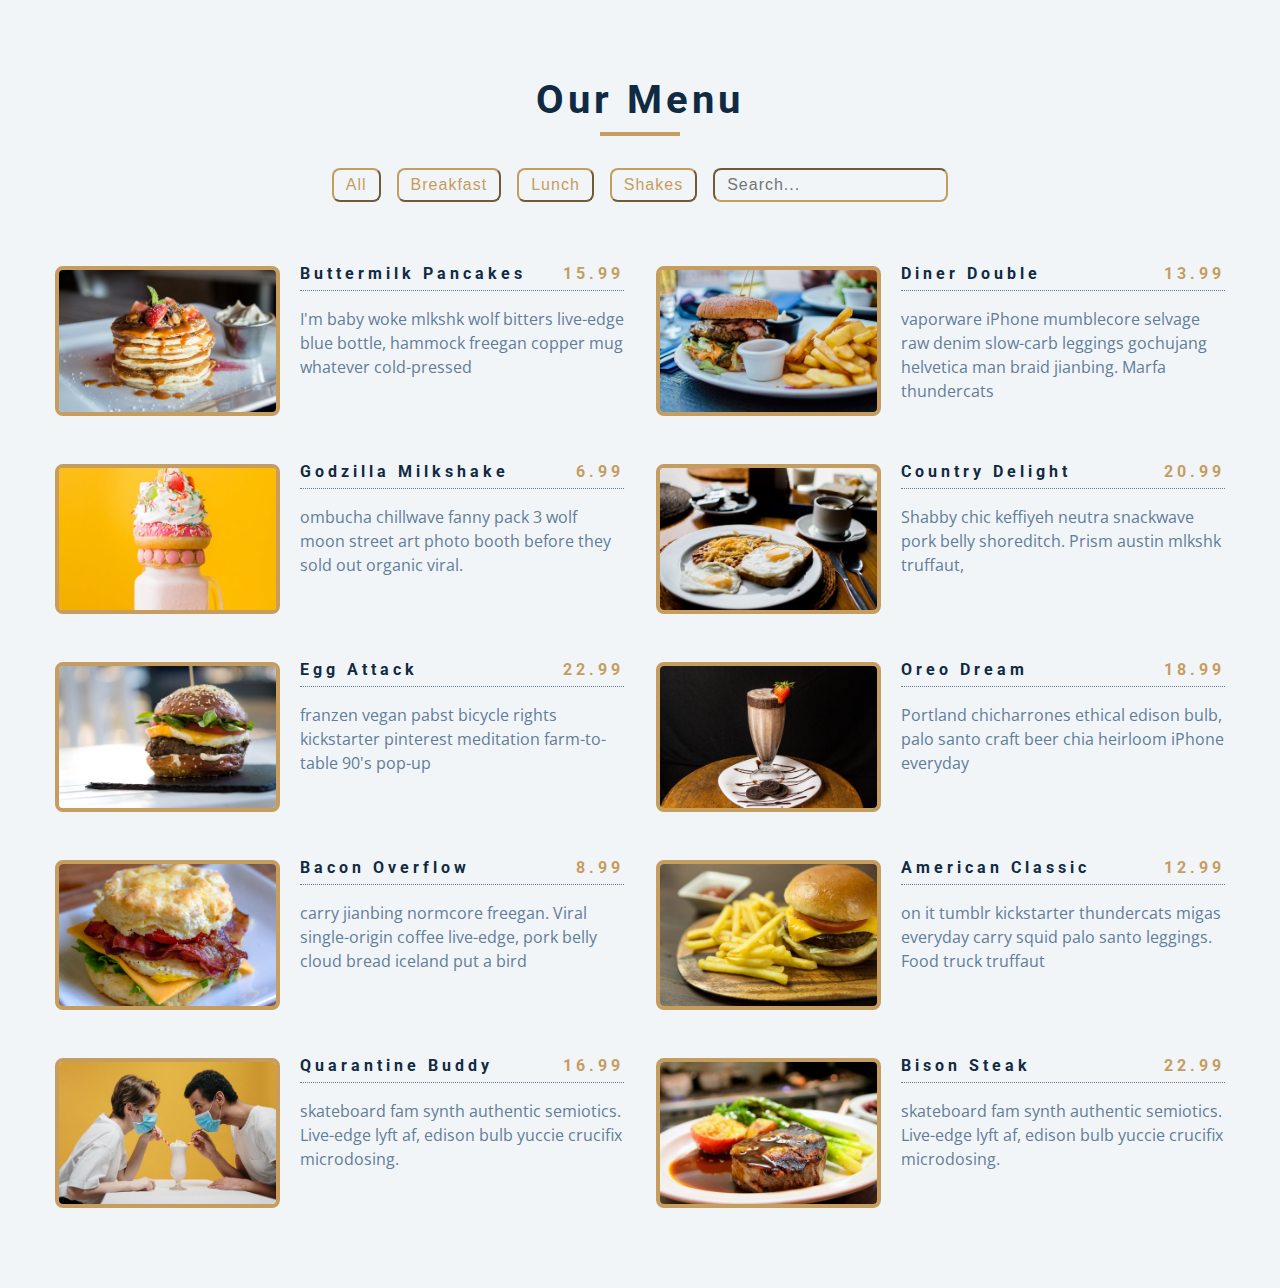
<file: index.html>
<!DOCTYPE html>
<html lang="en">
  <head>
    <meta charset="UTF-8" />
    <meta name="viewport" content="width=device-width, initial-scale=1.0" />
    <title>Starter</title>
    <!-- font-awesome -->
    <link
      rel="stylesheet"
      href="https://cdnjs.cloudflare.com/ajax/libs/font-awesome/5.14.0/css/all.min.css"
    />
    <!-- styles -->
    <link rel="stylesheet" href="styles.css" />
  </head>
  <body>
    <section class="menu">
      <!-- title -->
      <div class="title">
        <h2>our menu</h2>
        <div class="underline"></div>
      </div>
      <!-- filter buttons -->
      <div class="btn-container">
        <button type="button" class="filter-btn" data-id="all">all</button>
          <button type="button" class="filter-btn" data-id="breakfast">
            breakfast
          </button>
          <button type="button" class="filter-btn" data-id="lunch">lunch</button>
          <button type="button" class="filter-btn" data-id="shakes">
            shakes
          </button>
          <input type="search" placeholder="Search..."/>
      </div>
      <!-- menu items -->
      <div class="section-center">
       
      </div>
    </section>
    <!-- javascript -->
    <script type="module" src="./app.js"></script>
  </body>
</html>
</file>
<file: styles.css>
/*
=============== 
Fonts
===============
*/
@import url("https://fonts.googleapis.com/css?family=Open+Sans|Roboto:400,700&display=swap");

/*
=============== 
Variables
===============
*/

:root {
  /* dark shades of primary color*/
  --clr-primary-1: hsl(205, 86%, 17%);
  --clr-primary-2: hsl(205, 77%, 27%);
  --clr-primary-3: hsl(205, 72%, 37%);
  --clr-primary-4: hsl(205, 63%, 48%);
  /* primary/main color */
  --clr-primary-5: #49a6e9;
  /* lighter shades of primary color */
  --clr-primary-6: hsl(205, 89%, 70%);
  --clr-primary-7: hsl(205, 90%, 76%);
  --clr-primary-8: hsl(205, 86%, 81%);
  --clr-primary-9: hsl(205, 90%, 88%);
  --clr-primary-10: hsl(205, 100%, 96%);
  /* darkest grey - used for headings */
  --clr-grey-1: hsl(209, 61%, 16%);
  --clr-grey-2: hsl(211, 39%, 23%);
  --clr-grey-3: hsl(209, 34%, 30%);
  --clr-grey-4: hsl(209, 28%, 39%);
  /* grey used for paragraphs */
  --clr-grey-5: hsl(210, 22%, 49%);
  --clr-grey-6: hsl(209, 23%, 60%);
  --clr-grey-7: hsl(211, 27%, 70%);
  --clr-grey-8: hsl(210, 31%, 80%);
  --clr-grey-9: hsl(212, 33%, 89%);
  --clr-grey-10: hsl(210, 36%, 96%);
  --clr-white: #fff;
  --clr-red-dark: hsl(360, 67%, 44%);
  --clr-red-light: hsl(360, 71%, 66%);
  --clr-green-dark: hsl(125, 67%, 44%);
  --clr-green-light: hsl(125, 71%, 66%);
  --clr-gold: #c59d5f;
  --clr-black: #222;
  --ff-primary: "Roboto", sans-serif;
  --ff-secondary: "Open Sans", sans-serif;
  --transition: all 0.3s linear;
  --spacing: 0.25rem;
  --radius: 0.5rem;
  --light-shadow: 0 5px 15px rgba(0, 0, 0, 0.1);
  --dark-shadow: 0 5px 15px rgba(0, 0, 0, 0.2);
  --max-width: 1170px;
  --fixed-width: 620px;
}
/*
=============== 
Global Styles
===============
*/

*,
::after,
::before {
  margin: 0;
  padding: 0;
  box-sizing: border-box;
}
body {
  font-family: var(--ff-secondary);
  background: var(--clr-grey-10);
  color: var(--clr-grey-1);
  line-height: 1.5;
  font-size: 0.875rem;
}
ul {
  list-style-type: none;
}
a {
  text-decoration: none;
}
img:not(.logo) {
  width: 100%;
}
img {
  display: block;
}

h1,
h2,
h3,
h4 {
  letter-spacing: var(--spacing);
  text-transform: capitalize;
  line-height: 1.25;
  margin-bottom: 0.75rem;
  font-family: var(--ff-primary);
}
h1 {
  font-size: 3rem;
}
h2 {
  font-size: 2rem;
}
h3 {
  font-size: 1.25rem;
}
h4 {
  font-size: 0.875rem;
}
p {
  margin-bottom: 1.25rem;
  color: var(--clr-grey-5);
}
@media screen and (min-width: 800px) {
  h1 {
    font-size: 4rem;
  }
  h2 {
    font-size: 2.5rem;
  }
  h3 {
    font-size: 1.75rem;
  }
  h4 {
    font-size: 1rem;
  }
  body {
    font-size: 1rem;
  }
  h1,
  h2,
  h3,
  h4 {
    line-height: 1;
  }
}
/*  global classes */

.btn {
  text-transform: uppercase;
  background: transparent;
  color: var(--clr-black);
  padding: 0.375rem 0.75rem;
  letter-spacing: var(--spacing);
  display: inline-block;
  transition: var(--transition);
  font-size: 0.875rem;
  border: 2px solid var(--clr-black);
  cursor: pointer;
  box-shadow: 0 1px 3px rgba(0, 0, 0, 0.2);
  border-radius: var(--radius);
}
.btn:hover {
  color: var(--clr-white);
  background: var(--clr-black);
}
input{
  background: transparent;
  border-color: var(--clr-gold);
  font-size: 1rem;
  margin: 0 0.5rem;
  letter-spacing: 1px;
  border-radius: var(--radius);
  padding: 0.375rem 0.75rem;
  color: var(--clr-gold); 
  transition: var(--transition);
  cursor: pointer;
}
input:hover {
  color: var(--clr-white);
  background: var(--clr-black);
}

/* section */
.section {
  padding: 5rem 0;
}

main {
  min-height: 100vh;
  display: grid;
  place-items: center;
}
/*
=============== 
Menu
===============
*/

.menu {
  padding: 5rem 0;
}
.title {
  text-align: center;
  margin-bottom: 2rem;
}
.underline {
  width: 5rem;
  height: 0.25rem;
  background: var(--clr-gold);
  margin-left: auto;
  margin-right: auto;
}
.btn-container {
  margin-bottom: 4rem;
  display: flex;
  justify-content: center;
}
.filter-btn {
  background: transparent;
  border-color: var(--clr-gold);
  font-size: 1rem;
  text-transform: capitalize;
  margin: 0 0.5rem;
  letter-spacing: 1px;
  border-radius: var(--radius);
  padding: 0.375rem 0.75rem;
  color: var(--clr-gold);
  cursor: pointer;
  transition: var(--transition);
}
.filter-btn:hover {
  background: var(--clr-gold);
  color: var(--clr-white);
}
.section-center {
  width: 90vw;
  margin: 0 auto;
  max-width: 1170px;
  display: grid;
  gap: 3rem 2rem;
  justify-items: center;
}
.menu-item {
  display: grid;
  gap: 1rem 2rem;
  max-width: 25rem;
}
.photo {
  object-fit: cover;
  height: 200px;
  border: 0.25rem solid var(--clr-gold);
  border-radius: var(--radius);
}
.item-info header {
  display: flex;
  justify-content: space-between;
  border-bottom: 0.5px dotted var(--clr-grey-5);
}
.item-info h4 {
  margin-bottom: 0.5rem;
}
.price {
  color: var(--clr-gold);
}
.item-text {
  margin-bottom: 0;
  padding-top: 1rem;
}

@media screen and (min-width: 768px) {
  .menu-item {
    grid-template-columns: 225px 1fr;
    gap: 0 1.25rem;
    max-width: 40rem;
  }
  .photo {
    height: 175px;
  }
}
@media screen and (min-width: 1200px) {
  .section-center {
    width: 95vw;
    grid-template-columns: 1fr 1fr;
  }
  .photo {
    height: 150px;
  }
}
</file>
